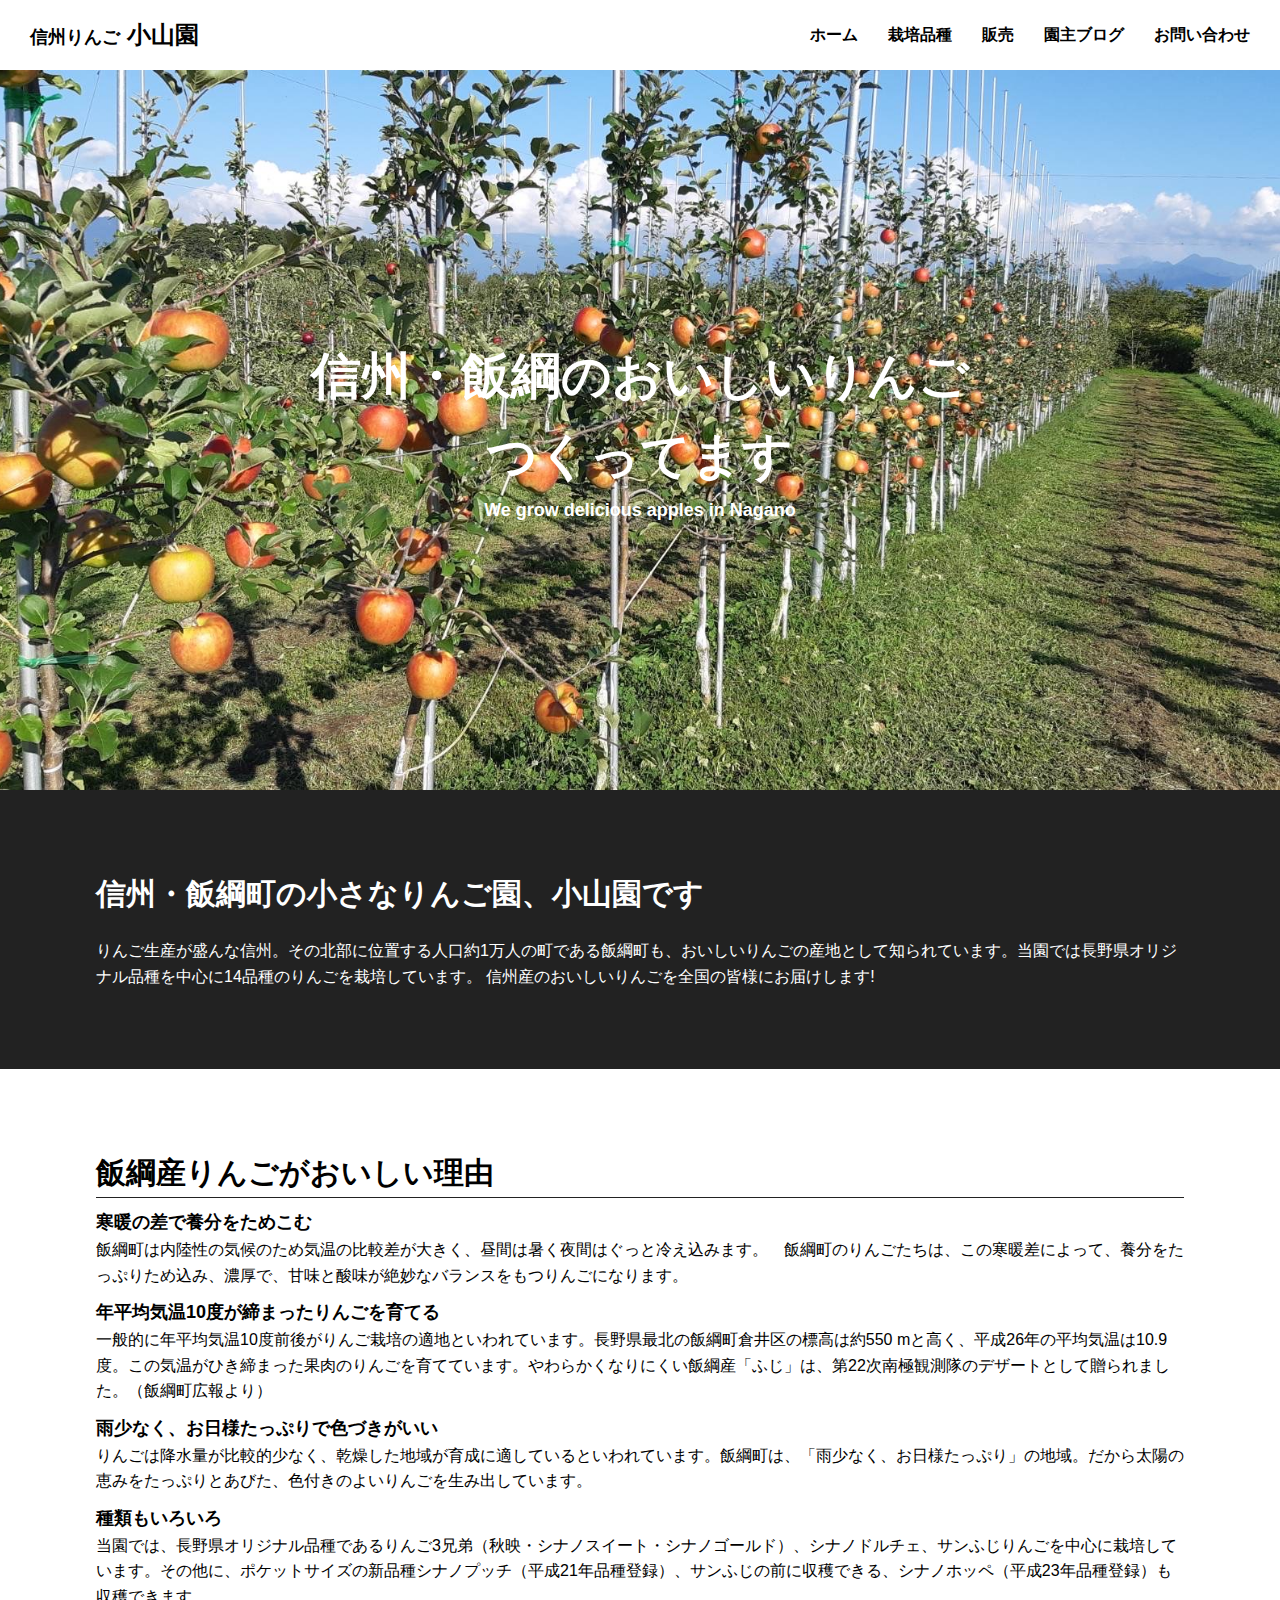
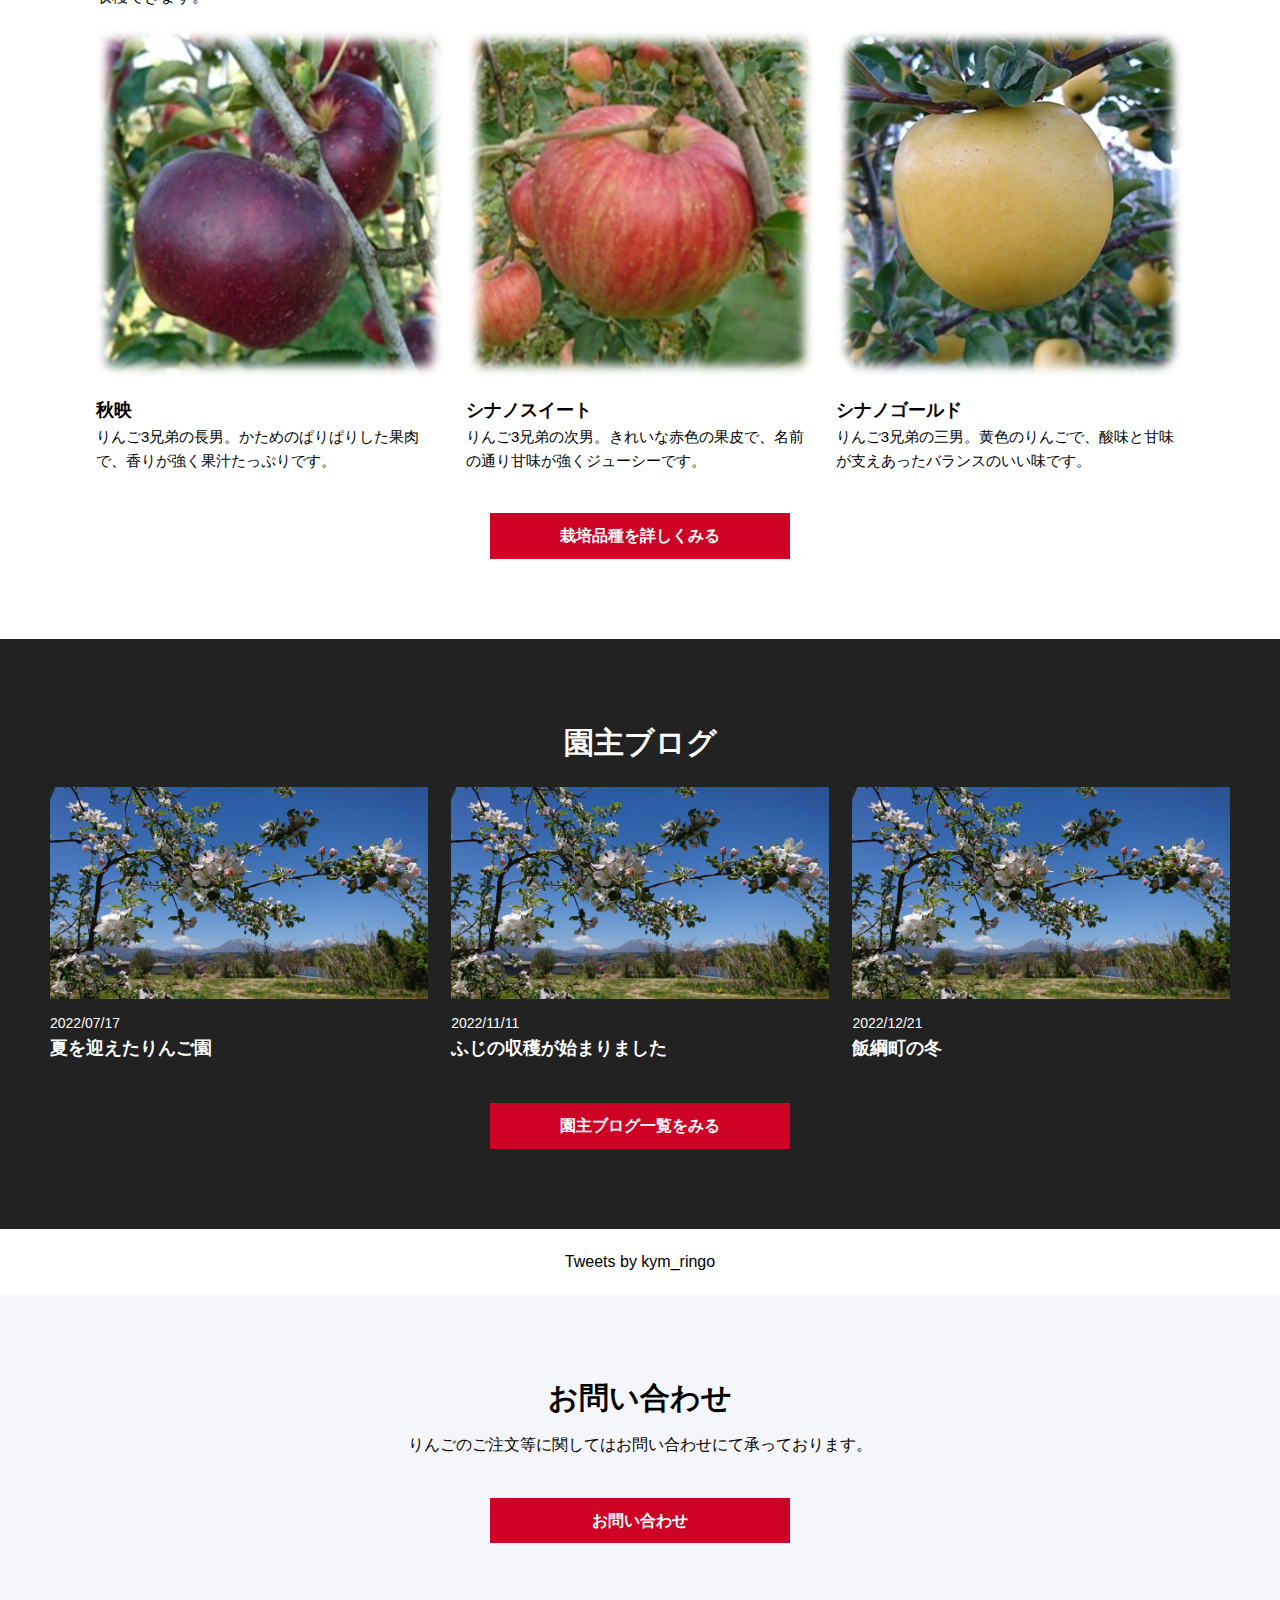
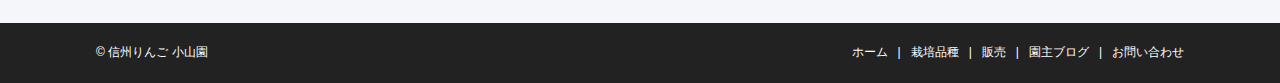
<file: index.html>
<!DOCTYPE html>
<!-- saved from url=(0046)./ -->
<html lang="ja">

<head>
  <meta http-equiv="Content-Type" content="text/html; charset=UTF-8">

  <meta http-equiv="X-UA-Compatible" content="IE=edge">
  <meta name="viewport" content="width=device-width, initial-scale=1.0">
  <title>信州りんご 小山園</title>
  <meta name="description" content="信州りんご小山園のサイトです。">
  <link rel="stylesheet" href="./css/reset.css">
  <link rel="stylesheet" href="./css/common.css">
  <link rel="stylesheet" href="./css/index.css">
</head>

<body>
  <!-- header -->
  <header class="header">
    <h1 class="header-ttl">
      <a href="./index.html">
        <span class="header-ttl--ringo">信州りんご</span> 小山園
      </a>
    </h1>
    <nav class="header-nav">
      <ul class="header-nav-list">
        <li class="header-nav-item"><a href="./index.html">ホーム</a></li>
        <li class="header-nav-item"><a href="./apples.html">栽培品種</a></li>
        <li class="header-nav-item"><a href="./sell.html">販売</a></li>
        <li class="header-nav-item"><a href="./blog.html">園主ブログ</a></li>
        <li class="header-nav-item"><a href="./contact.html">お問い合わせ</a></li>
      </ul>
    </nav>
    <div class="menu" id="menu">
      <span class="menu-line-top"></span>
      <span class="menu-line-middle"></span>
      <span class="menu-line-bottom"></span>
    </div>
    <nav class="drawer-nav" id="drawer-nav">
      <ul class="drawer-nav-list">
        <li class="drawer-nav-item"><a href="./index.html">ホーム</a></li>
        <li class="drawer-nav-item"><a href="./apples.html">栽培品種</a></li>
        <li class="drawer-nav-item"><a href="./sell.html">販売</a></li>
        <li class="drawer-nav-item"><a href="./blog.html">園主ブログ</a></li>
        <li class="drawer-nav-item"><a href="./contact.html">お問い合わせ</a></li>
      </ul>
    </nav>
  </header>
  <!-- header end -->
  <!-- top-mv -->
  <div class="top-mv">
    <div class="wrap">
      <p class="top-mv-main-copy">信州・飯綱のおいしいりんご<br>つくってます</p>
      <p class="top-mv-sub-copy">We grow delicious apples in Nagano</p>
    </div>
  </div>
  <!-- top-mv end -->
  <main>
    <!-- top-feature -->
    <div class="top-feature ptb-m">
      <div class="top-feature-inner wrap">
        <h2 class="top-feature-ttl ttl">信州・飯綱町の小さなりんご園、小山園です</h2>
        <p class="top-feature-txt">
          りんご生産が盛んな信州。その北部に位置する人口約1万人の町である飯綱町も、おいしいりんごの産地として知られています。当園では長野県オリジナル品種を中心に14品種のりんごを栽培しています。
          信州産のおいしいりんごを全国の皆様にお届けします!
        </p>
      </div>
    </div>
    <!-- top-feature end -->
    <!-- top-apples -->
    <section class="top-apples wrap ptb-m">
      <h2 class="top-apples-ttl ttl">飯綱産りんごがおいしい理由</h2>
      <h3 class="top-apples-item-ttl">寒暖の差で養分をためこむ</h3>
      <p class="top-apples-discription">飯綱町は内陸性の気候のため気温の比較差が大きく、昼間は暑く夜間はぐっと冷え込みます。　飯綱町のりんごたちは、この寒暖差によって、養分をたっぷりため込み、濃厚で、甘味と酸味が絶妙なバランスをもつりんごになります。</p>
      <h3 class="top-apples-item-ttl">年平均気温10度が締まったりんごを育てる</h3>
      <p class="top-apples-discription">一般的に年平均気温10度前後がりんご栽培の適地といわれています。長野県最北の飯綱町倉井区の標高は約550 mと高く、平成26年の平均気温は10.9度。この気温がひき締まった果肉のりんごを育てています。やわらかくなりにくい飯綱産「ふじ」は、第22次南極観測隊のデザートとして贈られました。（飯綱町広報より）
      </p>
      <h3 class="top-apples-item-ttl">雨少なく、お日様たっぷりで色づきがいい</h3>
      <p class="top-apples-discription">りんごは降水量が比較的少なく、乾燥した地域が育成に適しているといわれています。飯綱町は、「雨少なく、お日様たっぷり」の地域。だから太陽の恵みをたっぷりとあびた、色付きのよいりんごを生み出しています。
      </p>
      <h3 class="top-apples-item-ttl">種類もいろいろ</h3>
      <p class="top-apples-discription">当園では、長野県オリジナル品種であるりんご3兄弟（秋映・シナノスイート・シナノゴールド）、シナノドルチェ、サンふじりんごを中心に栽培しています。その他に、ポケットサイズの新品種シナノプッチ（平成21年品種登録）、サンふじの前に収穫できる、シナノホッペ（平成23年品種登録）も収穫できます。
      </p>

      <div class="top-apples-list">
        <section class="top-apples-item">
          <div class="top-apples-item-img">
            <img src="./img/akibae.jpg" alt="秋映">
          </div>
          <h3 class="top-apples-item-ttl">秋映</h3>
          <p class="top-apples-item-description">
            りんご3兄弟の長男。かためのぱりぱりした果肉で、香りが強く果汁たっぷりです。
          </p>
        </section>

        <section class="top-apples-item">
          <div class="top-apples-item-img">
            <img src="./img/sweet.jpg" alt="シナノスイート">
          </div>
          <h3 class="top-apples-item-ttl">シナノスイート</h3>
          <p class="top-apples-item-description">
            りんご3兄弟の次男。きれいな赤色の果皮で、名前の通り甘味が強くジューシーです。
          </p>
        </section>


        <section class="top-apples-item">
          <div class="top-apples-item-img">
            <img src="./img/gold.jpg" alt="シナノゴールド">
          </div>
          <h3 class="top-apples-item-ttl">シナノゴールド</h3>
          <p class="top-apples-item-description">
            りんご3兄弟の三男。黄色のりんごで、酸味と甘味が支えあったバランスのいい味です。
          </p>
        </section>
      </div>
      <a href="./apples.html"
        class="top-apples-btn btn btn-primary">栽培品種を詳しくみる</a>
    </section>
    <!-- top-apples.html end -->

    <!-- top-blog -->
    <section class="top-blog ptb-m">
      <h2 class="top-blog-ttl ttl">園主ブログ</h2>
      <div class="top-blog-list">
        <article class="top-blog-item">
          <a href="./blog.html" class="top-blog-item-thumbnail">
            <img src="./img/mv2.jpg" alt="夏を迎えたりんご園">
          </a>
          <p class="top-blog-item-date">2022/07/17</p>
          <h3 class="top-blog-item-ttl">
            <a href="./#">夏を迎えたりんご園</a>
          </h3>
        </article>
        <article class="top-blog-item">
          <a href="./blog.html" class="top-blog-item-thumbnail">
            <img src="./img/mv2.jpg" alt="ふじの収穫が始まりました">
          </a>
          <div class="top-blog-item-info">
            <p class="top-blog-item-date">2022/11/11</p>
          </div>
          <h3 class="top-blog-item-ttl">
            <a href="./#">ふじの収穫が始まりました</a>
          </h3>
        </article>
        <article class="top-blog-item">
          <a href="./blog.html" class="top-blog-item-thumbnail">
            <img src="./img/mv2.jpg" alt="飯綱町の冬">
          </a>
          <p class="top-blog-item-date">2022/12/21</p>
          <h3 class="top-blog-item-ttl">
            <a href="./#">飯綱町の冬</a>
          </h3>
        </article>
      </div>
      <a href="./blog.html"
        class="top-blog-btn btn btn-primary">園主ブログ一覧をみる</a>
    </section>
    <!-- top-blog end -->
    <!-- twitter -->
    <div class="twitter">
      <div style="text-align:center;">
      <a class="twitter-timeline" data-lang="ja" data-width="500" data-height="600" data-theme="light" data-alighn="center"
        href="https://twitter.com/kym_ringo?ref_src=twsrc%5Etfw">Tweets by kym_ringo</a>
      <script async src="https://platform.twitter.com/widgets.js" charset="utf-8"></script>
      </div>
    </div>
    <!-- twitter end -->
    </main>
  <!-- bottom-contact-->
  <section class="bottom-contact ptb-m">
    <div class="wrap">
      <h2 class="bottom-contact-ttl ttl">お問い合わせ</h2>
      <p class="bottom-contact-txt">
        りんごのご注文等に関してはお問い合わせにて承っております。
      </p>
      <a href="./contact.html"
        class="bottom-contact-btn btn btn-primary">お問い合わせ</a>
    </div>
  </section>
  <!-- bottom-contact end -->
  <!-- footer -->
  <footer class="footer">
    <div class="footer-inner wrap">
      <small class="footer-copyright">© 信州りんご 小山園</small>
      <nav class="footer-nav">
        <ul class="footer-nav-list">
          <li class="footer-nav-item"><a href="./index.html">ホーム</a></li>
          <li class="footer-nav-item"><a href="./apples.html">栽培品種</a></li>
          <li class="footer-nav-item"><a href="./sell.html">販売</a></li>
          <li class="footer-nav-item"><a href="./blog.html">園主ブログ</a></li>
          <li class="footer-nav-item"><a href="./contact.html">お問い合わせ</a></li>
        </ul>
      </nav>
    </div>
  </footer>
  <!-- footer end -->
  <script src="./js/main.js"></script>


</body>

</html>
</file>
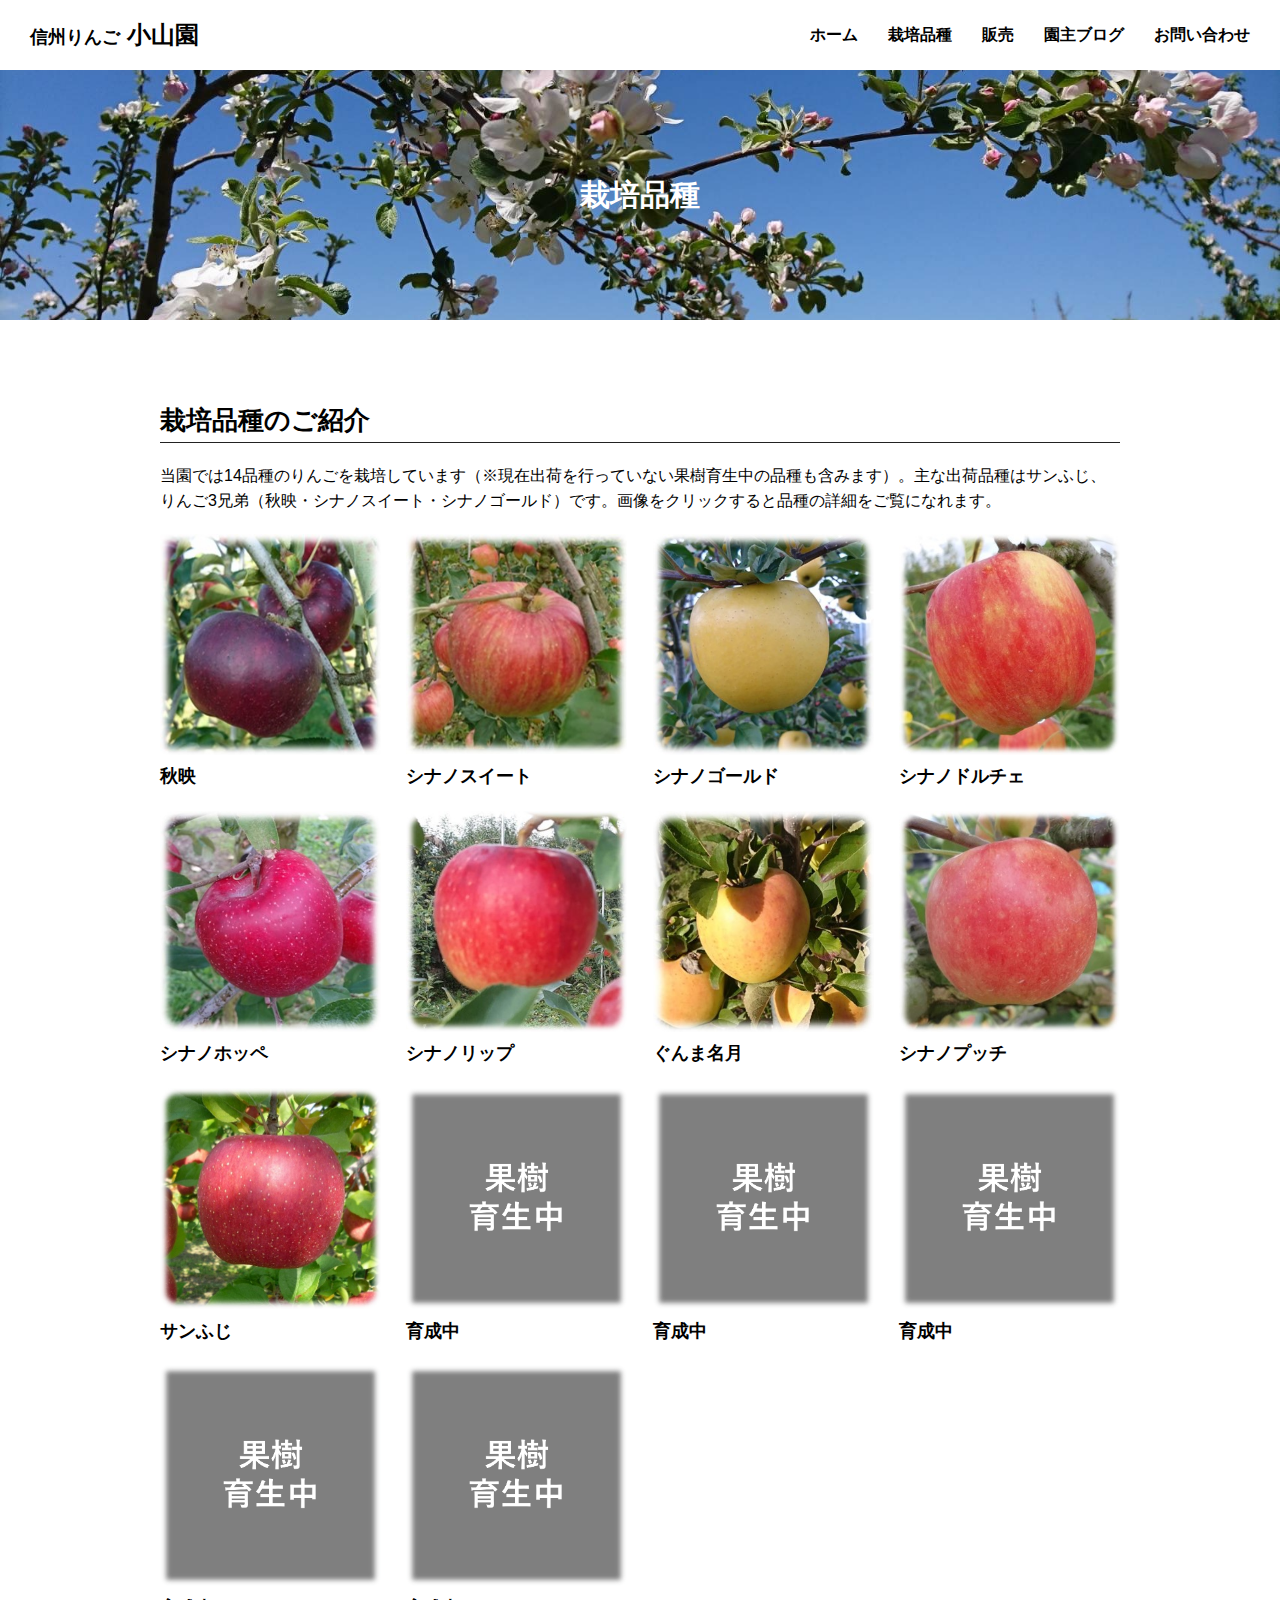
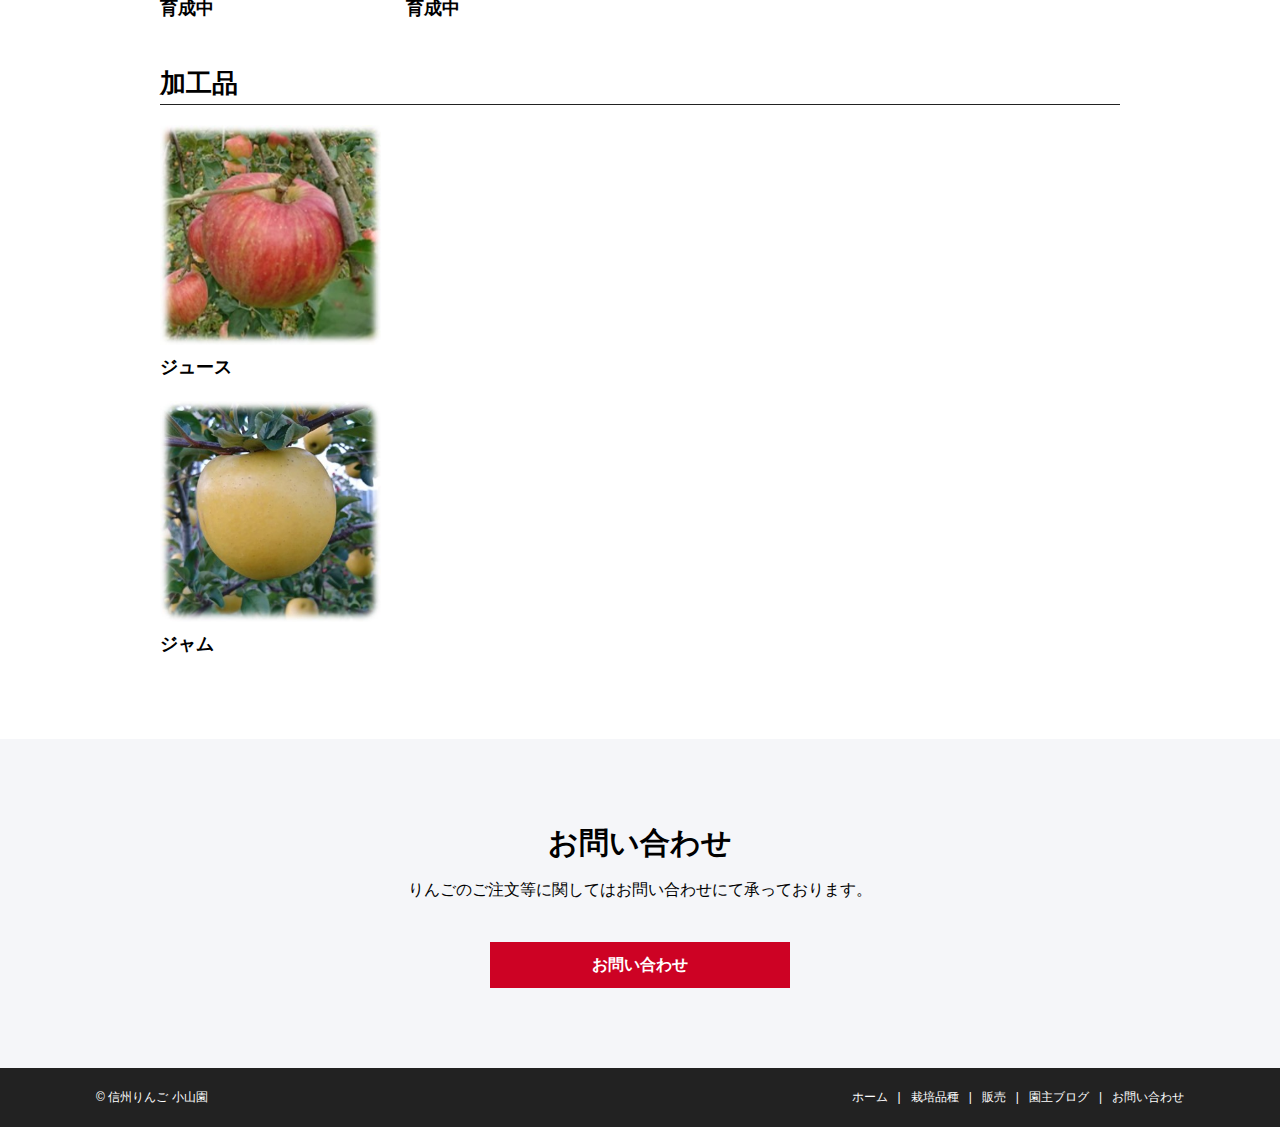
<file: apples.html>
<!DOCTYPE html>
<!-- saved from url=(0058)./apples.html -->
<html lang="ja">

<head>
  <meta http-equiv="Content-Type" content="text/html; charset=UTF-8">

  <meta http-equiv="X-UA-Compatible" content="IE=edge">
  <meta name="viewport" content="width=device-width, initial-scale=1.0">
  <title>信州りんご 小山園</title>
  <meta name="description" content="信州りんご小山園のサイトです。">
  <meta property="og:image" content="./img/mv.jpg">
  <link rel="stylesheet" href="./css/reset.css">
  <link rel="stylesheet" href="./css/common.css">
  <link rel="stylesheet" href="./css/apples.css">
  <link rel="stylesheet" href="./css/lightbox.min.css">
  <script src="./js/lightbox-plus-jquery.min.js" type="text/javascript"></script>
</head>

<body>
  <!-- header -->
  <header class="header">
    <h1 class="header-ttl">
      <a href="./index.html">
        <span class="header-ttl--ringo">信州りんご</span> 小山園
      </a>
    </h1>
    <nav class="header-nav">
      <ul class="header-nav-list">
        <li class="header-nav-item"><a href="./index.html">ホーム</a></li>
        <li class="header-nav-item"><a href="./apples.html">栽培品種</a></li>
        <li class="header-nav-item"><a href="./sell.html">販売</a></li>
        <li class="header-nav-item"><a href="./blog.html">園主ブログ</a></li>
        <li class="header-nav-item"><a href="./contact.html">お問い合わせ</a></li>
      </ul>
    </nav>
    <div class="menu" id="menu">
      <span class="menu-line-top"></span>
      <span class="menu-line-middle"></span>
      <span class="menu-line-bottom"></span>
    </div>
    <nav class="drawer-nav" id="drawer-nav">
      <ul class="drawer-nav-list">
        <li class="drawer-nav-item"><a href="./index.html">ホーム</a></li>
        <li class="drawer-nav-item"><a href="./apples.html">栽培品種</a></li>
        <li class="drawer-nav-item"><a href="./sell.html">販売</a></li>
        <li class="drawer-nav-item"><a href="./blog.html">園主ブログ</a></li>
        <li class="drawer-nav-item"><a href="./contact.html">お問い合わせ</a></li>
      </ul>
    </nav>
  </header>
  <!-- header end -->
  <!-- page-mv -->
  <div class="page-mv">
    <h1 class="ttl">栽培品種</h1>
  </div>
  <!-- page-mv end -->
  <main>
    <div class="apples ptb-m wrap-s">
      <section class="apples-type">
        <h2 class="apples-type-ttl">栽培品種のご紹介</h2>
        <p class="apples-type-description">当園では14品種のりんごを栽培しています（※現在出荷を行っていない果樹育生中の品種も含みます）。主な出荷品種はサンふじ、りんご3兄弟（秋映・シナノスイート・シナノゴールド）です。画像をクリックすると品種の詳細をご覧になれます。
        </p>
        <div class="apples-list">
          <section class="apples-item">
            <div class="apples-item-img">
              <a href="./img/akibae_detail.png" data-lightbox="apples" data-title="秋映"><img src="./img/akibae.jpg" alt="秋映"></a>
            </div>
            <h3 class="apples-item-ttl">秋映</h3>
          </section>
          <section class="apples-item">
            <div class="apples-item-img">
              <a href="./img/sweet_detail.png" data-lightbox="apples" data-title="シナノスイート"><img src="./img/sweet.jpg" alt="シナノスイート"></a>
            </div>
            <h3 class="apples-item-ttl">シナノスイート</h3>
          </section>
          <section class="apples-item">
            <div class="apples-item-img">
              <a href="./img/gold_detail.png" data-lightbox="apples" data-title="シナノゴールド"><img src="./img/gold.jpg" alt="シナノゴールド"></a>
            </div>
            <h3 class="apples-item-ttl">シナノゴールド</h3>
          </section>
          <section class="apples-item">
            <div class="apples-item-img">
              <a href="./img/dolce_detail.png" data-lightbox="apples" data-title="シナノドルチェ"><img src="./img/dolce.jpg" alt="シナノドルチェ"></a>
            </div>
            <h3 class="apples-item-ttl">シナノドルチェ</h3>
          </section>
          <section class="apples-item">
            <div class="apples-item-img">
              <a href="./img/hoppe_detail.png" data-lightbox="apples" data-title="シナノホッペ"><img src="./img/hoppe.jpg" alt="シナノホッペ"></a>
            </div>
            <h3 class="apples-item-ttl">シナノホッペ</h3>
          </section>
          <section class="apples-item">
            <div class="apples-item-img">
              <a href="./img/lip_detail.png" data-lightbox="apples" data-title="シナノリップ"><img src="./img/lip.jpg" alt="シナノリップ"></a>
            </div>
            <h3 class="apples-item-ttl">シナノリップ</h3>
          </section>
          <section class="apples-item">
            <div class="apples-item-img">
              <a href="./img/meigetsu_detail.png" data-lightbox="apples" data-title="ぐんま名月"><img src="./img/meigetsu.jpg" alt="ぐんま名月"></a>
            </div>
            <h3 class="apples-item-ttl">ぐんま名月</h3>
          </section>
          <section class="apples-item">
            <div class="apples-item-img">
              <a href="./img/petit_detail.png" data-lightbox="apples" data-title="シナノプッチ"><img src="./img/petit.jpg" alt="シナノプッチ"></a>
            </div>
            <h3 class="apples-item-ttl">シナノプッチ</h3>
          </section>
          <section class="apples-item">
            <div class="apples-item-img">
              <a href="./img/fuji_detail.png" data-lightbox="apples" data-title="サンふじ"><img src="./img/fuji.jpg" alt="サンふじ"></a>
            </div>
            <h3 class="apples-item-ttl">サンふじ</h3>
          </section>
          <section class="apples-item">
            <div class="apples-item-img">
              <a href="./img/growing_detail.png" data-lightbox="apples" data-title="育生中"><img src="./img/growing.png" alt="育生中"></a>
            </div>
            <h3 class="apples-item-ttl">育成中</h3>
          </section>
          <section class="apples-item">
            <div class="apples-item-img">
              <a href="./img/growing_detail.png" data-lightbox="apples" data-title="育生中"><img src="./img/growing.png" alt="育生中"></a>
              </div>
              <h3 class="apples-item-ttl">育成中</h3>
          </section>
          <section class="apples-item">
            <div class="apples-item-img">
              <a href="./img/growing_detail.png" data-lightbox="apples" data-title="育生中"><img src="./img/growing.png" alt="育生中"></a>
              </div>
              <h3 class="apples-item-ttl">育成中</h3>
          </section>
          <section class="apples-item">
            <div class="apples-item-img">
              <a href="./img/growing_detail.png" data-lightbox="apples" data-title="育生中"><img src="./img/growing.png" alt="育生中"></a>
              </div>
              <h3 class="apples-item-ttl">育成中</h3>
          </section>
          <section class="apples-item">
            <div class="apples-item-img">
              <a href="./img/growing_detail.png" data-lightbox="apples" data-title="育生中"><img src="./img/growing.png" alt="育生中"></a>
              </div>
              <h3 class="apples-item-ttl">育成中</h3>
          </section>
        </div>
      </section>
      
      <section class="apples-products">
        <h2 class="apples-type-ttl">加工品</h2>
        <section class="apples-item">
          <div class="apples-item-img">
            <img src="./img/sweet.jpg" alt="ジュース">
          </div>
          <h3 class="apples-item-ttl">ジュース</h3>
        </section>
        <section class="apples-item">
          <div class="apples-item-img">
            <img src="./img/gold.jpg" alt="ジャム">
          </div>
          <h3 class="apples-item-ttl">ジャム</h3>
        </section>
      </section>
    </div>
  </main>
  <!-- bottom-contact-->
  <section class="bottom-contact ptb-m">
    <div class="wrap">
      <h2 class="bottom-contact-ttl ttl">お問い合わせ</h2>
      <p class="bottom-contact-txt">
        りんごのご注文等に関してはお問い合わせにて承っております。
      </p>
      <a href="./contact.html"
        class="bottom-contact-btn btn btn-primary">お問い合わせ</a>
    </div>
  </section>
  <!-- bottom-contact end -->
  <!-- footer -->
  <footer class="footer">
    <div class="footer-inner wrap">
      <small class="footer-copyright">© 信州りんご 小山園</small>
      <nav class="footer-nav">
        <ul class="footer-nav-list">
          <li class="footer-nav-item"><a href="./index.html">ホーム</a></li>
          <li class="footer-nav-item"><a href="./apples.html">栽培品種</a></li>
          <li class="footer-nav-item"><a href="./sell.html">販売</a></li>
          <li class="footer-nav-item"><a href="./blog.html">園主ブログ</a></li>
          <li class="footer-nav-item"><a href="./contact.html">お問い合わせ</a></li>
        </ul>
      </nav>
    </div>
  </footer>
  <!-- footer end -->
  <script src="./js/main.js"></script>


</body>

</html>
</file>
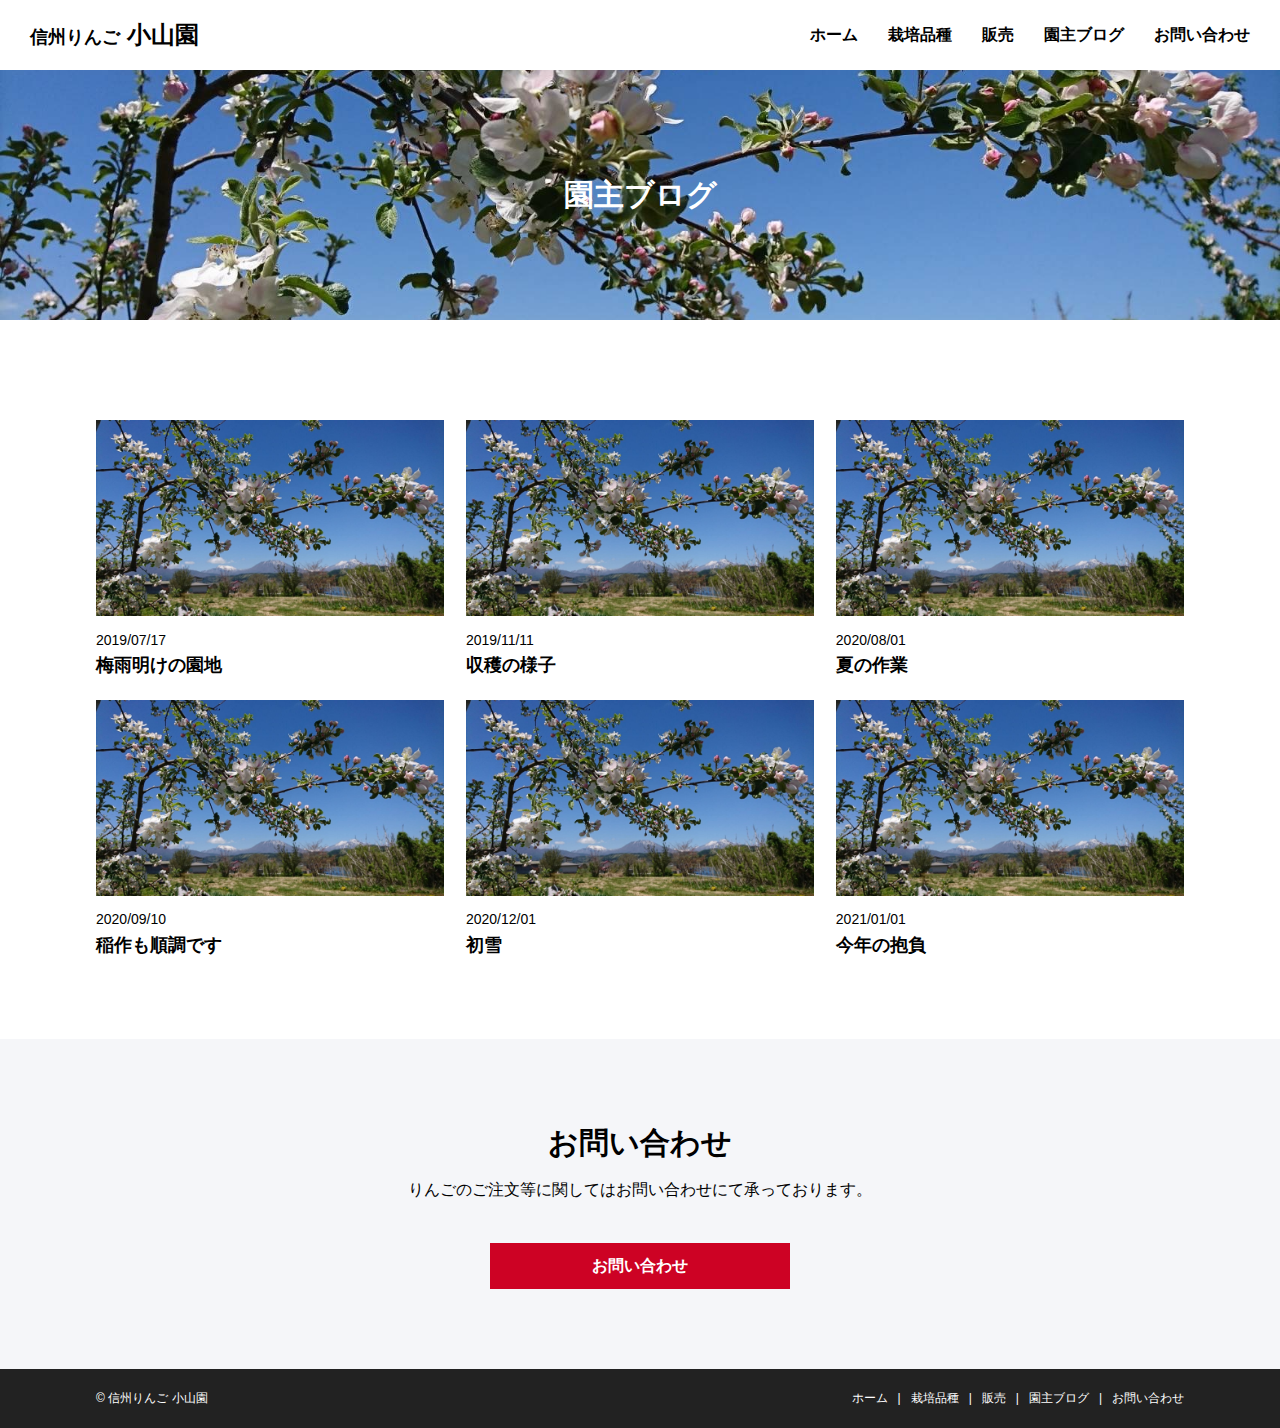
<file: blog.html>
<!DOCTYPE html>
<!-- saved from url=(0056)./blog.html -->
<html lang="ja">

<head>
  <meta http-equiv="Content-Type" content="text/html; charset=UTF-8">

  <meta http-equiv="X-UA-Compatible" content="IE=edge">
  <meta name="viewport" content="width=device-width, initial-scale=1.0">
  <title>信州りんご 小山園</title>
  <meta name="description" content="信州りんご小山園のサイトです。">
  <link rel="stylesheet" href="./css/reset.css">
  <link rel="stylesheet" href="./css/common.css">
  <link rel="stylesheet" href="./css/blog.css">
</head>

<body>
  <!-- header -->
  <header class="header">
    <h1 class="header-ttl">
      <a href="./index.html">
        <span class="header-ttl--ringo">信州りんご</span> 小山園
      </a>
    </h1>
    <nav class="header-nav">
      <ul class="header-nav-list">
        <li class="header-nav-item"><a href="./index.html">ホーム</a></li>
        <li class="header-nav-item"><a href="./apples.html">栽培品種</a></li>
        <li class="header-nav-item"><a href="./sell.html">販売</a></li>
        <li class="header-nav-item"><a href="./blog.html">園主ブログ</a></li>
        <li class="header-nav-item"><a href="./contact.html">お問い合わせ</a></li>
      </ul>
    </nav>
    <div class="menu" id="menu">
      <span class="menu-line-top"></span>
      <span class="menu-line-middle"></span>
      <span class="menu-line-bottom"></span>
    </div>
    <nav class="drawer-nav" id="drawer-nav">
      <ul class="drawer-nav-list">
        <li class="drawer-nav-item"><a href="./index.html">ホーム</a></li>
        <li class="drawer-nav-item"><a href="./apples.html">栽培品種</a></li>
        <li class="drawer-nav-item"><a href="./sell.html">販売</a></li>
        <li class="drawer-nav-item"><a href="./blog.html">園主ブログ</a></li>
        <li class="drawer-nav-item"><a href="./contact.html">お問い合わせ</a></li>
      </ul>
    </nav>
  </header>
  <!-- header end -->
  <!-- page-mv -->
  <div class="page-mv">
    <h1 class="ttl">園主ブログ</h1>
  </div>
  <!-- page-mv end -->
  <main>
    <div class="blog ptb-m wrap">
      <div class="blog-list">
        <article class="blog-item">
          <a href="./blog.html" class="blog-item-thumbnail">
            <img src="./img/mv2.jpg" alt="梅雨明けの園地">
          </a>
          <p class="blog-item-date">2019/07/17</p>
          <h2 class="blog-item-ttl"><a href="./blog.html">梅雨明けの園地</a>
          </h2>
        </article>
        <article class="blog-item">
          <a href="./blog.html" class="blog-item-thumbnail">
            <img src="./img/mv2.jpg" alt="収穫の様子">
          </a>
          <p class="blog-item-date">2019/11/11</p>
          <h2 class="blog-item-ttl"><a
              href="./blog.html">収穫の様子</a></h2>
        </article>
        <article class="blog-item">
          <a href="./blog.html" class="blog-item-thumbnail">
            <img src="./img/mv2.jpg" alt="夏の作業">
          </a>
          <p class="blog-item-date">2020/08/01</p>
          <h2 class="blog-item-ttl"><a
              href="./blog.html">夏の作業</a></h2>
        </article>
        <article class="blog-item">
          <a href="./blog.html" class="blog-item-thumbnail">
            <img src="./img/mv2.jpg" alt="稲作も順調です">
          </a>
          <p class="blog-item-date">2020/09/10</p>
          <h2 class="blog-item-ttl"><a href="./blog.html">稲作も順調です</a>
          </h2>
        </article>
        <article class="blog-item">
          <a href="./blog.html" class="blog-item-thumbnail">
            <img src="./img/mv2.jpg" alt="初雪">
          </a>
          <p class="blog-item-date">2020/12/01</p>
          <h2 class="blog-item-ttl"><a
              href="./blog.html">初雪</a></h2>
        </article>
        <article class="blog-item">
          <a href="./blog.html" class="blog-item-thumbnail">
            <img src="./img/mv2.jpg" alt="今年の抱負">
          </a>
          <p class="blog-item-date">2021/01/01</p>
          <h2 class="blog-item-ttl"><a href="./blog.html">今年の抱負</a></h2>
        </article>
      </div>
    </div>
  </main>
  <!-- bottom-contact-->
  <section class="bottom-contact ptb-m">
    <div class="wrap">
      <h2 class="bottom-contact-ttl ttl">お問い合わせ</h2>
      <p class="bottom-contact-txt">
        りんごのご注文等に関してはお問い合わせにて承っております。
      </p>
      <a href="https://heuristic-torvalds-e02adc.netlify.app/contact.html" class="bottom-contact-btn btn">お問い合わせ</a>
    </div>
  </section>
  <!-- bottom-contact end -->
  <!-- footer -->
  <footer class="footer">
    <div class="footer-inner wrap">
      <small class="footer-copyright">© 信州りんご 小山園</small>
      <nav class="footer-nav">
        <ul class="footer-nav-list">
          <li class="footer-nav-item"><a href="./index.html">ホーム</a></li>
          <li class="footer-nav-item"><a href="./apples.html">栽培品種</a></li>
          <li class="footer-nav-item"><a href="./sell.html">販売</a></li>
          <li class="footer-nav-item"><a href="./blog.html">園主ブログ</a></li>
          <li class="footer-nav-item"><a href="./contact.html">お問い合わせ</a></li>
        </ul>
      </nav>
    </div>
  </footer>
  <!-- footer end -->
  <script src="./js/main.js"></script>


</body>

</html>
</file>
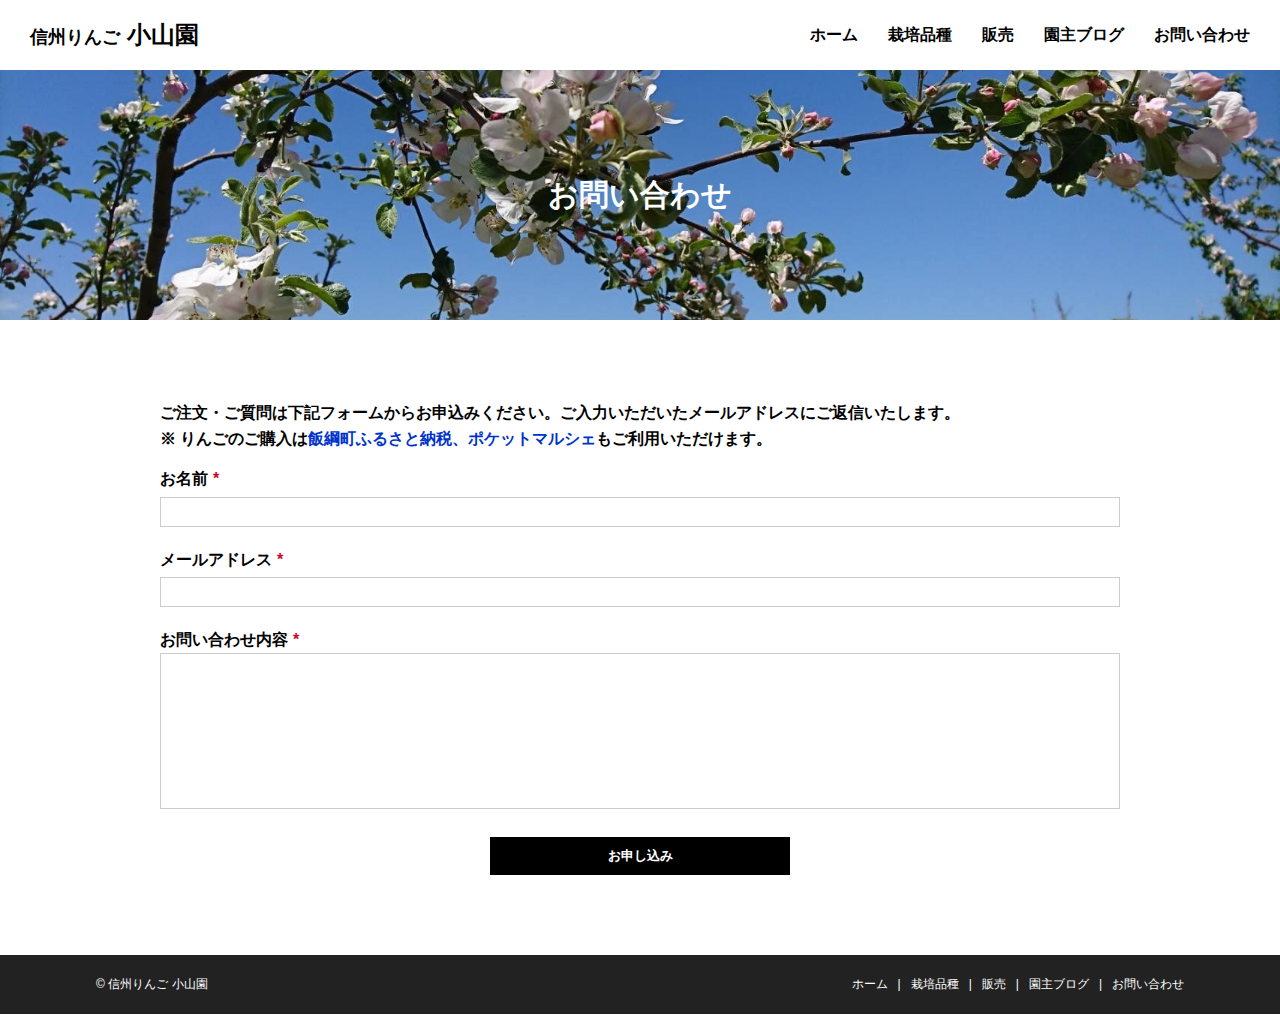
<file: contact.html>
<!DOCTYPE html>
<!-- saved from url=(0046)./ -->
<html lang="ja">

<head>
  <meta http-equiv="Content-Type" content="text/html; charset=UTF-8">

  <meta http-equiv="X-UA-Compatible" content="IE=edge">
  <meta name="viewport" content="width=device-width, initial-scale=1.0">
  <title>信州りんご 小山園</title>
  <meta name="description" content="信州りんご小山園のサイトです。">
  <link rel="stylesheet" href="./css/reset.css">
  <link rel="stylesheet" href="./css/common.css">
  <link rel="stylesheet" href="./css/contact.css">
</head>

<body>
  <!-- header -->
  <header class="header">
    <h1 class="header-ttl">
      <a href="./index.html">
        <span class="header-ttl--ringo">信州りんご</span> 小山園
      </a>
    </h1>
    <nav class="header-nav">
      <ul class="header-nav-list">
        <li class="header-nav-item"><a href="./index.html">ホーム</a></li>
        <li class="header-nav-item"><a href="./apples.html">栽培品種</a></li>
        <li class="header-nav-item"><a href="./sell.html">販売</a></li>
        <li class="header-nav-item"><a href="./blog.html">園主ブログ</a></li>
        <li class="header-nav-item"><a href="./contact.html">お問い合わせ</a></li>
      </ul>
    </nav>
    <div class="menu" id="menu">
      <span class="menu-line-top"></span>
      <span class="menu-line-middle"></span>
      <span class="menu-line-bottom"></span>
    </div>
    <nav class="drawer-nav" id="drawer-nav">
      <ul class="drawer-nav-list">
        <li class="drawer-nav-item"><a href="./index.html">ホーム</a></li>
        <li class="drawer-nav-item"><a href="./apples.html">栽培品種</a></li>
        <li class="drawer-nav-item"><a href="./sell.html">販売</a></li>
        <li class="drawer-nav-item"><a href="./blog.html">園主ブログ</a></li>
        <li class="drawer-nav-item"><a href="./contact.html">お問い合わせ</a></li>
      </ul>
    </nav>
  </header>
  <!-- header end -->
  <!-- page-mv -->
  <div class="page-mv">
    <h1 class="ttl">お問い合わせ</h1>
  </div>
  <!-- page-mv end -->
  <main>
    <div class="contact ptb-m wrap-s">
      <h2 class="notice">ご注文・ご質問は下記フォームからお申込みください。ご入力いただいたメールアドレスにご返信いたします。<br>※ りんごのご購入は<a href="https://www.town.iizuna.nagano.jp/docs/299.html" class="notice-online">飯綱町ふるさと納税、ポケットマルシェ</a>もご利用いただけます。</h2>
      <form class="contact-form" action="./contactform.php" method="post">
        <div class="contact-form-item">
          <label class="contact-form-item-name" for="name">お名前<span class="contact-form-item-required">*</span></label>
          <input type="text" name="name" class="contact-form-item-input" required="required">
        </div>
        <div class="contact-form-item">
          <label class="contact-form-item-name" for="email">メールアドレス<span
              class="contact-form-item-required">*</span></label>
          <input type="email" name="email" class="contact-form-item-input" required="required">
        </div>
        <div class="contact-form-item">
          <label class="contact-form-item-name" for="comment">お問い合わせ内容<span
              class="contact-form-item-required">*</span></label>
          <textarea name="comment" rows="8" cols="80" class="contact-form-item-textarea" required="required"></textarea>
        </div>
        <input type="submit" value="お申し込み" class="contact-form-submit">
      </form>
    </div>
   </main>
  <!-- footer -->
  <footer class="footer">
    <div class="footer-inner wrap">
      <small class="footer-copyright">© 信州りんご 小山園</small>
      <nav class="footer-nav">
        <ul class="footer-nav-list">
          <li class="footer-nav-item"><a href="./index.html">ホーム</a></li>
          <li class="footer-nav-item"><a href="./apples.html">栽培品種</a></li>
          <li class="footer-nav-item"><a href="./sell.html">販売</a></li>
          <li class="footer-nav-item"><a href="./blog.html">園主ブログ</a></li>
          <li class="footer-nav-item"><a href="./contact.html">お問い合わせ</a></li>
        </ul>
      </nav>
    </div>
  </footer>
  <!-- footer end -->
  <script src="./js/main.js"></script>


</body>

</html>
</file>
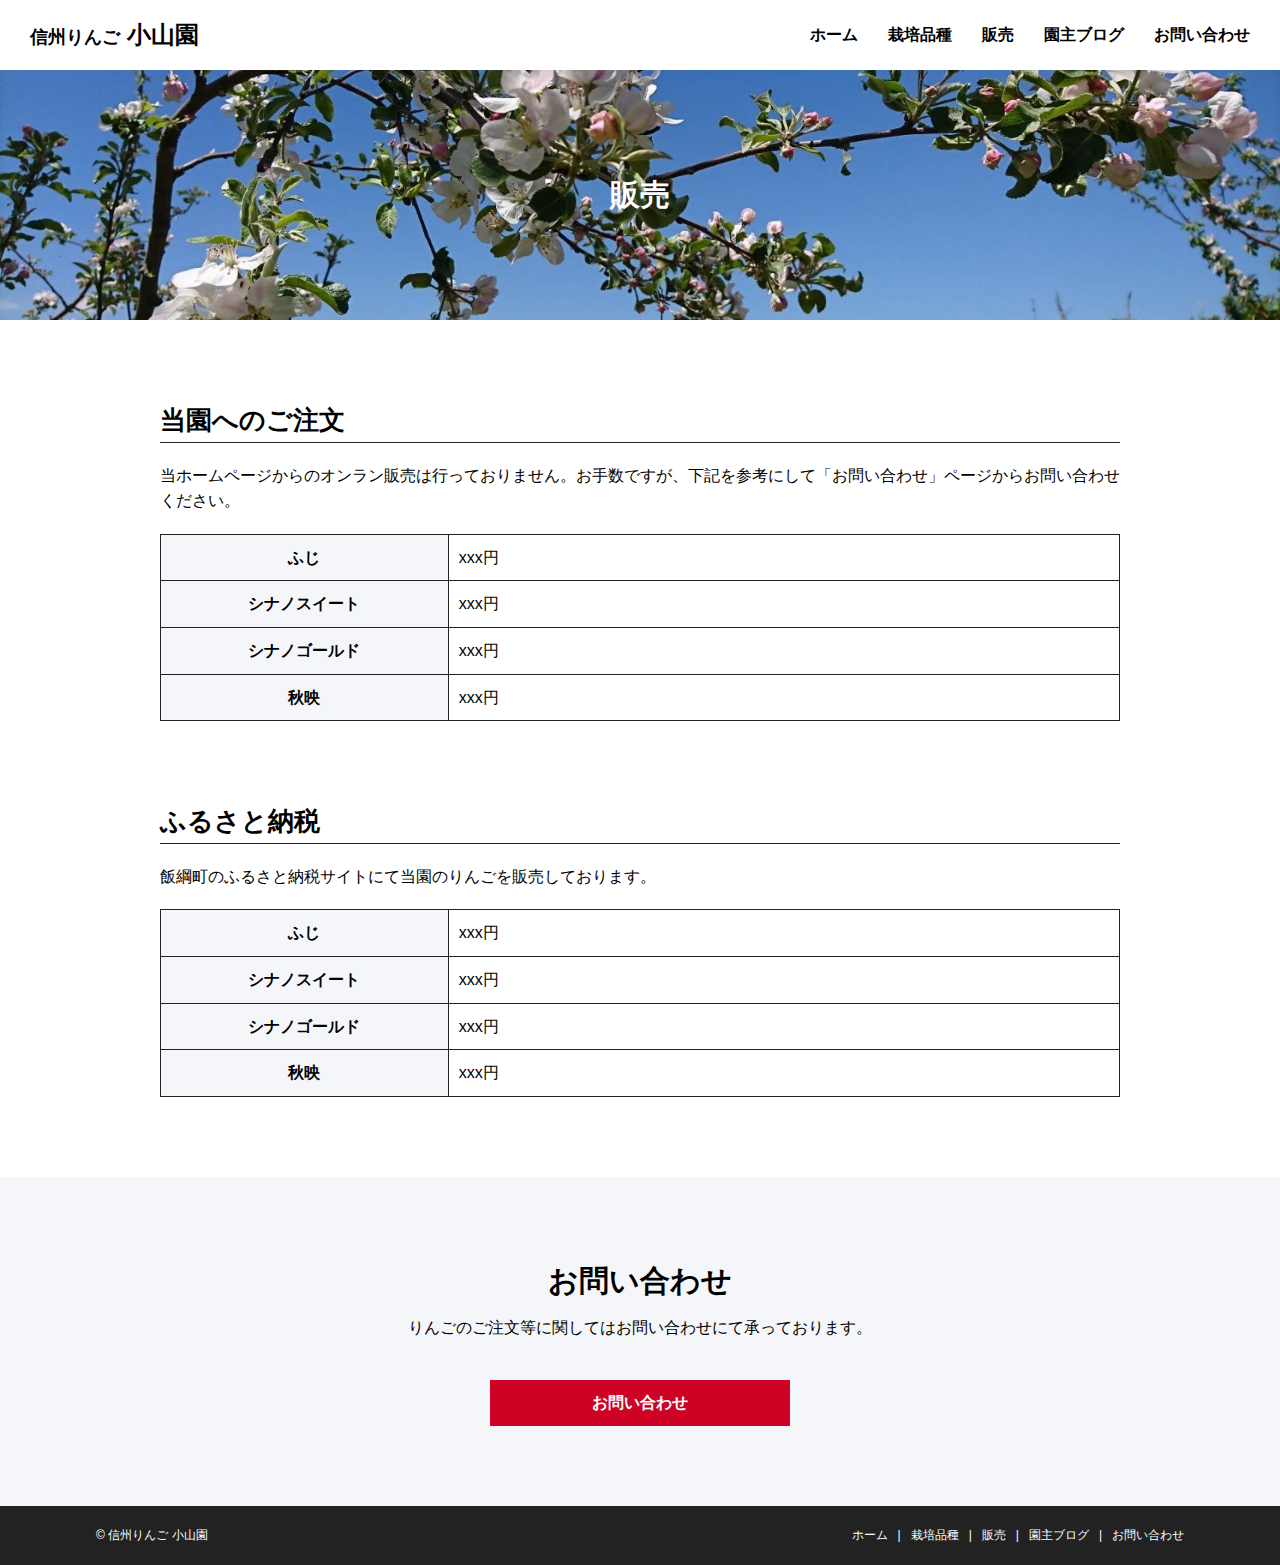
<file: sell.html>
<!DOCTYPE html>
<!-- saved from url=(0046)./ -->
<html lang="ja">

<head>
  <meta http-equiv="Content-Type" content="text/html; charset=UTF-8">

  <meta http-equiv="X-UA-Compatible" content="IE=edge">
  <meta name="viewport" content="width=device-width, initial-scale=1.0">
  <title>信州りんご 小山園</title>
  <meta name="description" content="信州りんご小山園のサイトです。">
  <link rel="stylesheet" href="./css/reset.css">
  <link rel="stylesheet" href="./css/common.css">
  <link rel="stylesheet" href="./css/sell.css">
</head>

<body>
  <!-- header -->
  <header class="header">
    <h1 class="header-ttl">
      <a href="./index.html">
        <span class="header-ttl--ringo">信州りんご</span> 小山園
      </a>
    </h1>
    <nav class="header-nav">
      <ul class="header-nav-list">
        <li class="header-nav-item"><a href="./index.html">ホーム</a></li>
        <li class="header-nav-item"><a href="./apples.html">栽培品種</a></li>
        <li class="header-nav-item"><a href="./sell.html">販売</a></li>
        <li class="header-nav-item"><a href="./blog.html">園主ブログ</a></li>
        <li class="header-nav-item"><a href="./contact.html">お問い合わせ</a></li>
      </ul>
    </nav>
    <div class="menu" id="menu">
      <span class="menu-line-top"></span>
      <span class="menu-line-middle"></span>
      <span class="menu-line-bottom"></span>
    </div>
    <nav class="drawer-nav" id="drawer-nav">
      <ul class="drawer-nav-list">
        <li class="drawer-nav-item"><a href="./index.html">ホーム</a></li>
        <li class="drawer-nav-item"><a href="./apples.html">栽培品種</a></li>
        <li class="drawer-nav-item"><a href="./sell.html">販売</a></li>
        <li class="drawer-nav-item"><a href="./blog.html">園主ブログ</a></li>
        <li class="drawer-nav-item"><a href="./contact.html">お問い合わせ</a></li>
      </ul>
    </nav>
  </header>
  <!-- header end -->
  <!-- page-mv -->
  <div class="page-mv">
    <h1 class="ttl">販売</h1>
  </div>
  <!-- page-mv end -->
  <main>
    <div class="sell ptb-m wrap-s">
      <section class="sell-new-graduate sell-type">
        <h2 class="sell-type-ttl">当園へのご注文</h2>
        <p class="sell-type-description">当ホームページからのオンラン販売は行っておりません。お手数ですが、下記を参考にして「お問い合わせ」ページからお問い合わせください。
        </p>
        <table class="sell-type-info">
          <tbody>
            <tr>
              <th class="sell-type-info-name">ふじ</th>
              <td class="sell-type-info-data">xxx円</td>
            </tr>
            <tr>
              <th class="sell-type-info-name">シナノスイート</th>
              <td class="sell-type-info-data">xxx円</td>
            </tr>
            <tr>
              <th class="sell-type-info-name">シナノゴールド</th>
              <td class="sell-type-info-data">xxx円</td>
            </tr>
            <tr>
              <th class="sell-type-info-name">秋映</th>
              <td class="sell-type-info-data">xxx円</td>
            </tr>
          </tbody>
        </table>
      </section>
      <section class="sell-mid-career sell-type">
        <h2 class="sell-type-ttl">ふるさと納税</h2>
        <p class="sell-type-description">飯綱町のふるさと納税サイトにて当園のりんごを販売しております。</p>
        <table class="sell-type-info">
          <tbody>
            <tr>
              <th class="sell-type-info-name">ふじ</th>
              <td class="sell-type-info-data">xxx円</td>
            </tr>
            <tr>
              <th class="sell-type-info-name">シナノスイート</th>
              <td class="sell-type-info-data">xxx円</td>
            </tr>
            <tr>
              <th class="sell-type-info-name">シナノゴールド</th>
              <td class="sell-type-info-data">xxx円</td>
            </tr>
            <tr>
              <th class="sell-type-info-name">秋映</th>
              <td class="sell-type-info-data">xxx円</td>
            </tr>
          </tbody>
        </table>
      </section>
    </div>
  </main>
  <!-- bottom-contact-->
  <section class="bottom-contact ptb-m">
    <div class="wrap">
      <h2 class="bottom-contact-ttl ttl">お問い合わせ</h2>
      <p class="bottom-contact-txt">
        りんごのご注文等に関してはお問い合わせにて承っております。
      </p>
      <a href="./contact.html" class="bottom-contact-btn btn btn-primary">お問い合わせ</a>
    </div>
  </section>
  <!-- bottom-contact end -->
  <!-- footer -->
  <footer class="footer">
    <div class="footer-inner wrap">
      <small class="footer-copyright">© 信州りんご 小山園</small>
      <nav class="footer-nav">
        <ul class="footer-nav-list">
          <li class="footer-nav-item"><a href="./index.html">ホーム</a></li>
          <li class="footer-nav-item"><a href="./apples.html">栽培品種</a></li>
          <li class="footer-nav-item"><a href="./sell.html">販売</a></li>
          <li class="footer-nav-item"><a href="./blog.html">園主ブログ</a></li>
          <li class="footer-nav-item"><a href="./contact.html">お問い合わせ</a></li>
        </ul>
      </nav>
    </div>
  </footer>
  <!-- footer end -->
  <script src="./js/main.js"></script>


</body>

</html>
</file>
<file: css/common.css>
@charset "UTF-8";

* {
  box-sizing: border-box;
}

body {
  font-family: "Hiragino Kaku Gothic Pro", "ヒラギノ角ゴ Pro",
    "Yu Gothic Medium", "游ゴシック Medium", sans-serif;
  line-height: 1.6;
}

a {
  text-decoration: none;
  color: inherit;
  transition: 0.3s;
}

a:hover {
  opacity: 0.7;
  transition: 0.3s;
}

img {
  width: 100%;
  height: auto;
}

.wrap {
  width: 85%;
  margin: 0 auto;
}

.wrap-s {
  width: 75%;
  margin: 0 auto;
}

.ptb-m {
  padding: 80px 0;
}

.btn {
  display: block;
  width: 300px;
  text-align: center;
  font-weight: bold;
  padding: 10px;
  background-color: #cd0224;
  color: #fff;
}

.ttl {
  font-size: 30px;
  font-weight: bold;
}

.page-mv {
  height: 250px;
  display: flex;
  justify-content: center;
  align-items: center;
  color: #fff;
  background: url(../img/mv2.jpg) center / cover;
}

/* header */

.header {
  display: flex;
  justify-content: space-between;
  align-items: center;
  height: 70px;
  padding: 0 30px;
  background-color: #fff;
  position: sticky;
  left: 0;
  top: 0;
  z-index: 1;
}

.header-ttl {
  font-size: 24px;
  /*width: 80px;*/
}
.header-ttl--ringo {
  font-size: 18px;
}

.header-nav-list {
  display: flex;
  font-weight: bold;
}

.header-nav-item:not(:last-child) {
  margin-right: 30px;
}

.menu {
  display: none;
}
.drawer-nav {
  display: none;
}
/* bottom-contact */

.bottom-contact {
  background-color: #f5f6f9;
  text-align: center;
}

.bottom-contact-txt {
  margin-top: 10px;
}

.bottom-contact-btn {
  margin: 40px auto 0;
}

/* footer */

.footer {
  padding: 20px 0;
  color: #fff;
  background-color: #222;
}

.footer-inner {
  display: flex;
  flex-wrap: wrap;
  justify-content: space-between;
  align-items: center;
  font-size: 12px;
}

.footer-nav-list {
  display: flex;
  flex-wrap: wrap;
}

.footer-nav-item:after {
  content: "|";
  display: inline-block;
  padding: 0 10px;
}

.footer-nav-item:last-child:after {
  display: none;
}

@media screen and (max-width: 768px) {
  .wrap {
    width: 85%;
  }

  .wrap-s {
    width: 90%;
  }

  .header-nav {
    display: none;
  }

  .menu {
    display: inline-block;
    width: 36px;
    height: 32px;
    cursor: pointer;
    position: relative;
    z-index: 10;
  }

  .menu-line-top,
  .menu-line-middle,
  .menu-line-bottom {
    display: inline-block;
    width: 100%;
    height: 4px;
    background-color: #000;
    position: absolute;
    transition: 0.5s;
  }

  .menu-line-top {
    top: 0;
  }

  .menu-line-middle {
    top: 14px;
  }

  .menu-line-bottom {
    bottom: 0;
  }

  .menu.open span:nth-of-type(1) {
    top: 14px;
    transform: rotate(45deg);
  }

  .menu.open span:nth-of-type(2) {
    opacity: 0;
  }

  .menu.open span:nth-of-type(3) {
    top: 14px;
    transform: rotate(-45deg);
  }

  .drawer-nav {
    display: block;
    position: absolute;
    height: 100vh;
    width: 100%;
    top: 0;
    left: -100%;
    background: #fff;
    transition: 0.7s;
  }

  .drawer-nav-list {
    padding-top: 80px;
    text-align: center;
  }

  .drawer-nav-item {
    margin-top: 40px;
    color: #0033cc;
    font-size: 18px;
  }

  .in {
    transform: translateX(100%);
  }

  .footer-copyright {
    margin: 0 auto;
  }

  .footer-nav-item {
    text-align: center;
    margin-top: 10px;
    width: 100%;
  }

  .footer-nav-item:after {
    display: none;
  }
}
</file>
<file: css/index.css>
@charset "UTF-8";

.top-mv {
  height: 80vh;
  display: flex;
  justify-content: center;
  align-items: center;
  background: url(../img/mv.jpg) center / cover;
  color: #fff;
}

.top-mv-main-copy {
  font-weight: bold;
  font-size: 50px;
  text-align: center;
}

.top-mv-sub-copy {
  font-weight: bold;
  font-size: 18px;
  text-align: center;
}

.top-feature {
  color: #fff;
  background-color: #222;
}

.top-feature-txt {
  margin-top: 20px;
}

.top-apples-ttl {
  text-align: left;
  border-bottom: 1px solid #222;
}

.top-apples-list {
  display: flex;
  flex-wrap: wrap;
  align-items: center;
}

.top-apples-item {
  font-size: 20px;
  margin-top: 15px;
  width: 32%;
  margin-top: 20px;
  margin-right: calc((100% - (32% * 3)) / 2);
}

.top-apples-item-description {
  font-size: 15px;
}

.top-apples-item:nth-child(3n) {
  margin-right: 0;
}

.top-apples-item-ttl {
  margin-top: 10px;
  font-weight: bold;
  font-size: 18px;
}

.top-apples-btn {
  margin: 40px auto 0;
}

.top-blog {
  color: #fff;
  background-color: #222;
}

.top-blog-ttl {
  text-align: center;
}

.top-blog-list {
  display: flex;
  flex-wrap: wrap;
  align-items: center;
  margin: 20px 50px;
}

.top-blog-item {
  width: 32%;
  margin-right: calc((100% - (32% * 3)) / 2);
}

.top-blog-item:nth-child(3n) {
  margin-right: 0;
}

.top-blog-item-date {
  margin-top: 5px;
  margin-right: 20px;
  font-size: 14px;
}

.top-blog-item-ttl {
  font-weight: bold;
  font-size: 18px;
}

.top-blog-btn {
  margin: 40px auto 0;
}

.twitter {
  margin: 20px auto;
}

@media screen and (max-width: 768px) {
  .top-apples-item {
    width: 75%;
    margin: 10px 10px;
  }

  .top-news-item-link {
    padding: 10px;
    font-size: 14px;
  }

  .top-blog-item {
    width: 100%;
    margin-right: 0;
  }
}
</file>
<file: css/apples.css>
@charset "UTF-8";

.apples-type:not(:first-child) {
  margin-top: 80px;
}

.apples-type-ttl {
  font-weight: bold;
  font-size: 26px;
  border-bottom: 1px solid #222;
}

.apples-type-description {
  margin-top: 20px;
}

.apples-list {
  display: flex;
  flex-wrap: wrap;
  align-items: center;
}

.apples-item {
  width: 23%;
  margin-top: 20px;
  margin-right: calc((100% - (23% * 4)) / 3);
}

.apples-item:nth-child(4n) {
  margin-right: 0;
}

.apples-item-ttl {
  font-weight: bold;
  font-size: 18px;
}

.apples-products{
	margin-top: 40px;
}

.apples-type-info {
  width: 100%;
  border: 1px solid #222;
  margin-top: 20px;
}

.apples-type-info-name,
.apples-type-info-data {
  border-top: 1px solid #222;
  padding: 10px;
}

.apples-type-info-name {
  font-weight: bold;
  width: 30%;
  border-right: 1px solid #222;
  background-color: #f5f6f9;
}

.apples-type-info-data {
  width: 70%;
}
@media screen and (max-width: 768px) {
  .apples-item {
    width: 47%;
    margin-top: 20px;
  }
}
</file>
<file: css/blog.css>
@charset "UTF-8";

.blog-list{
  display: flex;
  flex-wrap: wrap;
  align-items: center;
}

.blog-item{
  width: 32%;
  margin-right: calc((100% - (32% * 3)) / 2);
	margin-top: 20px;
}

.blog-item:nth-child(3n){
  margin-right: 0;
}

.blog-item-date{
  font-size: 14px;
  margin-top: 5px;
}

.blog-item-ttl{
  font-weight: bold;
  font-size: 18px;
}

@media screen and (max-width: 768px){
  .blog-item{
    width: 100%;
    margin-right: 0;
  }

  .blog-item:first-child{
    margin-top: 0;
  }
}
</file>
<file: css/contact.css>
@charset "UTF-8";

.contact-form-item:not(:first-child){
  margin-top: 20px;
}

.notice{
  margin-bottom: 15px;
}

.contact-form-item-name{
  font-weight: bold;
}

.notice-online{
  color: #0033cc;
}

.contact-form-item-input{
  margin-top: 5px;
  font-size: 16px;
  width: 100%;
  padding: 5px;
  border: 1px solid #ccc;
  appearance: none;
  -webkit-appearance: none;
  -moz-appearance: none;
}

.contact-form-item-textarea{
  font-size: 16px;
	width: 100%;
	padding: 5px;
	border: 1px solid #ccc;
	appearance: none;
	-webkit-appearance: none;
  -moz-appearance: none;
  resize: none;
}

.contact-form-item-required{
  color: #cd0224;
  margin-left: 5px;
}

.contact-form-submit{
  width: 300px;
  margin: 20px auto 0;
	padding: 10px;
	border: none;
  display: block;
  background-color: #000;
  color: #fff;
  font-weight: bold;
  appearance: none;
  -webkit-appearance: none;
  -moz-appearance: none;
  cursor: pointer;
}
</file>
<file: css/sell.css>
@charset "UTF-8";

.sell-type:not(:first-child) {
  margin-top: 80px;
}

.sell-type-ttl {
  font-weight: bold;
  font-size: 26px;
  border-bottom: 1px solid #222;
}

.sell-type-description {
  margin-top: 20px;
}

.sell-type-info {
  width: 100%;
  border: 1px solid #222;
  margin-top: 20px;
}

.sell-type-info-name,
.sell-type-info-data {
  border-top: 1px solid #222;
  padding: 10px;
}

.sell-type-info-name {
  font-weight: bold;
  width: 30%;
  border-right: 1px solid #222;
  background-color: #f5f6f9;
}

.sell-type-info-data {
  width: 70%;
}
</file>
